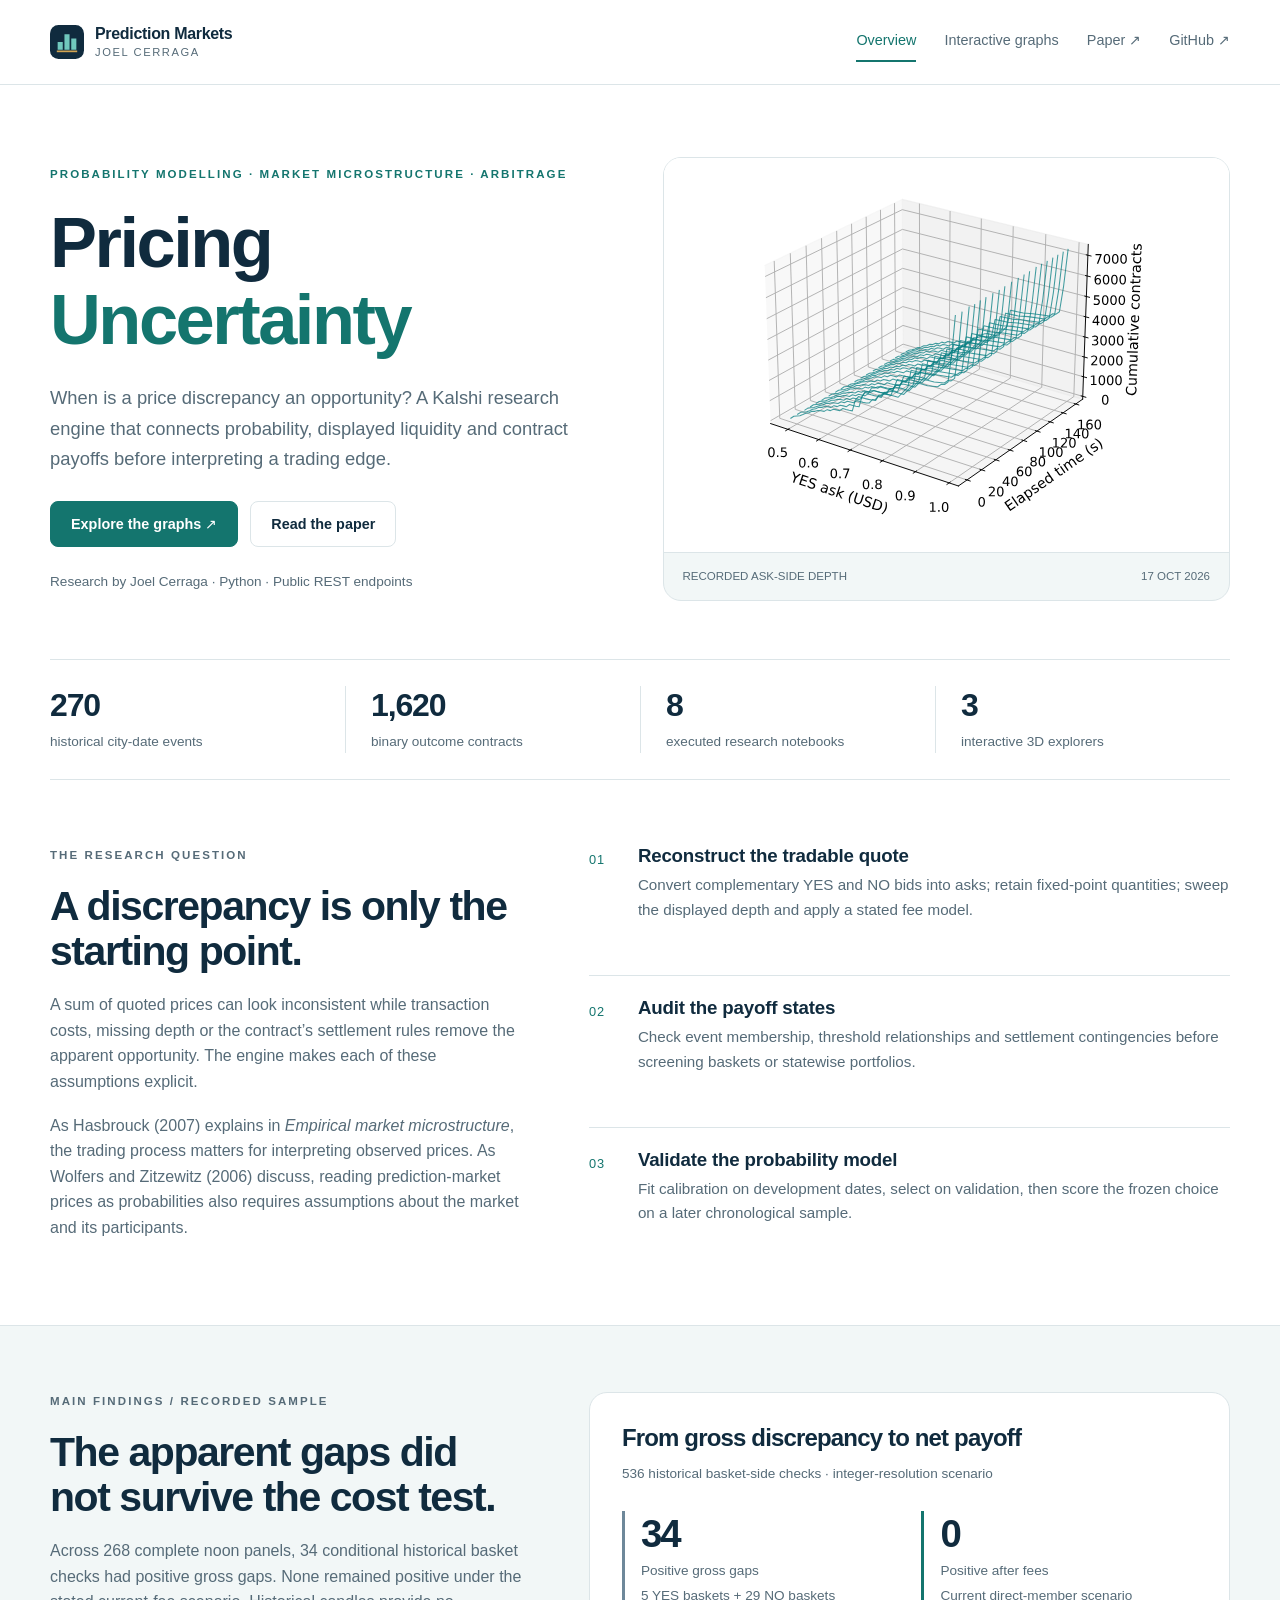
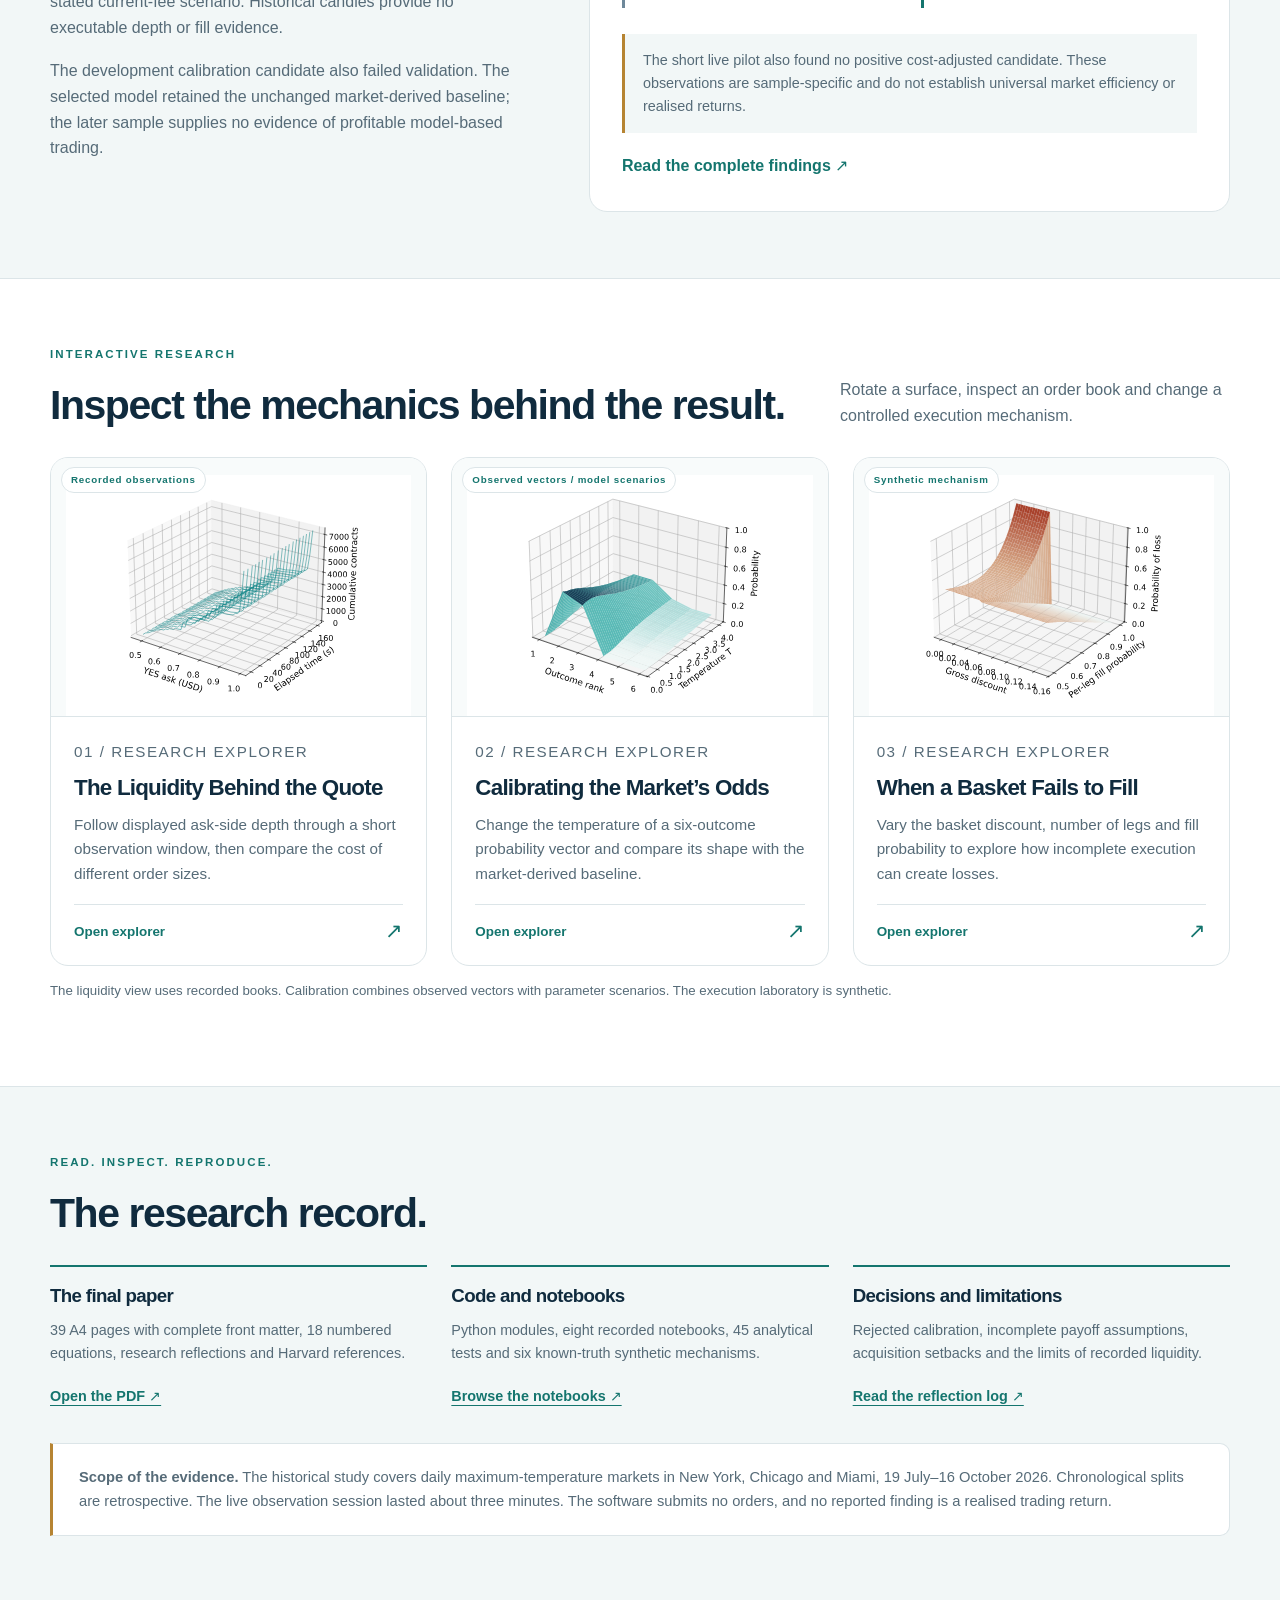
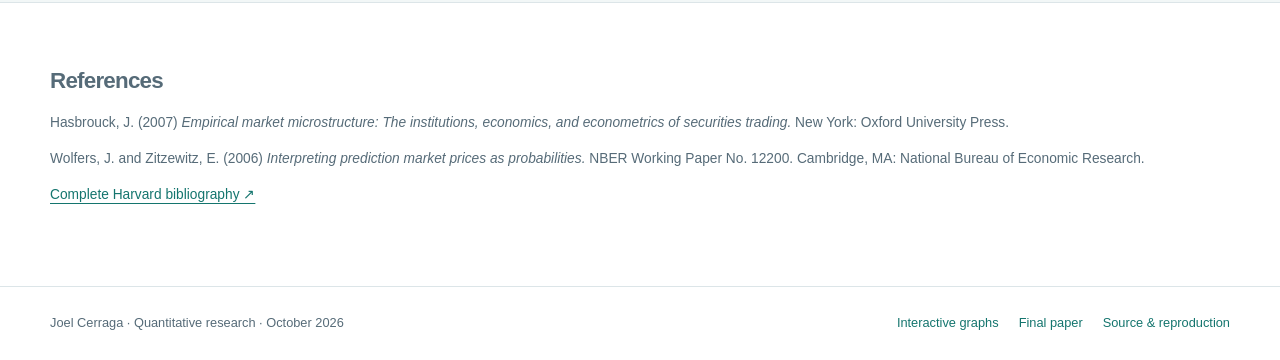
<file: index.html>
<!doctype html><html lang="en-GB"><head><meta charset="utf-8"><meta name="viewport" content="width=device-width,initial-scale=1">
<title>Pricing Uncertainty | Joel Cerraga</title><meta name="description" content="A cost-aware Kalshi research engine by Joel Cerraga: probability modelling, market microstructure and conditional arbitrage screening."><meta name="author" content="Joel Cerraga"><meta name="theme-color" content="#102b3e">
<link rel="canonical" href="https://joelcerraga.github.io/Kalshi-Mispricing-Arbitrage/"><meta property="og:type" content="website"><meta property="og:site_name" content="Prediction Market Research"><meta property="og:title" content="Pricing Uncertainty"><meta property="og:description" content="A cost-aware Kalshi research engine by Joel Cerraga: probability modelling, market microstructure and conditional arbitrage screening."><meta property="og:url" content="https://joelcerraga.github.io/Kalshi-Mispricing-Arbitrage/"><meta property="og:image" content="https://joelcerraga.github.io/Kalshi-Mispricing-Arbitrage/assets/thumbnails/pricing-uncertainty.jpg"><meta property="og:image:secure_url" content="https://joelcerraga.github.io/Kalshi-Mispricing-Arbitrage/assets/thumbnails/pricing-uncertainty.jpg"><meta property="og:image:type" content="image/jpeg"><meta property="og:image:width" content="1774"><meta property="og:image:height" content="887"><meta property="og:image:alt" content="Pricing Uncertainty by Joel Cerraga: conceptual teal geometry on white">
<meta name="twitter:card" content="summary_large_image"><meta name="twitter:title" content="Pricing Uncertainty"><meta name="twitter:description" content="A cost-aware Kalshi research engine by Joel Cerraga: probability modelling, market microstructure and conditional arbitrage screening."><meta name="twitter:image" content="https://joelcerraga.github.io/Kalshi-Mispricing-Arbitrage/assets/thumbnails/pricing-uncertainty.jpg"><meta name="twitter:image:alt" content="Pricing Uncertainty by Joel Cerraga">
<link rel="icon" type="image/svg+xml" href="assets/favicon.svg"><link rel="stylesheet" href="assets/site.css"><link rel="stylesheet" href="assets/research.css?v=20261018.2"><script src="assets/site.js" defer></script></head><body><a class="skip-link" href="#main">Skip to content</a>
<header class="site-header"><div class="wrap nav-inner"><a class="brand" href="index.html"><img class="brand-mark" src="assets/favicon.svg" width="34" height="34" alt=""><span>Prediction Markets<small>Joel Cerraga</small></span></a><button class="nav-toggle" type="button" aria-controls="site-nav" aria-expanded="false">Menu</button><nav class="nav-links" id="site-nav" aria-label="Main navigation"><a href="index.html" aria-current="page">Overview</a><a href="explorers/" >Interactive graphs</a><a href="paper/final/Kalshi-Mispricing-and-Arbitrage-Final-Paper.pdf">Paper ↗</a><a href="https://github.com/joelcerraga/Kalshi-Mispricing-Arbitrage">GitHub ↗</a></nav></div></header><main id="main">
<section class="hero"><div class="wrap hero-grid"><div class="hero-copy"><p class="eyebrow">Probability modelling · Market microstructure · Arbitrage</p><h1>Pricing<br><span>Uncertainty</span></h1><p class="lede">When is a price discrepancy an opportunity? A Kalshi research engine that connects probability, displayed liquidity and contract payoffs before interpreting a trading edge.</p><div class="button-row"><a class="button" href="explorers/">Explore the graphs ↗</a><a class="button secondary" href="paper/final/Kalshi-Mispricing-and-Arbitrage-Final-Paper.pdf">Read the paper</a></div><p class="hero-note">Research by Joel Cerraga · Python · Public REST endpoints</p></div><figure class="hero-visual"><img src="assets/previews/liquidity.svg" width="660" height="460" alt="Recorded cumulative ask depth across observation times"><figcaption class="visual-label"><span>RECORDED ASK-SIDE DEPTH</span><span>17 OCT 2026</span></figcaption></figure></div></section>
<div class="wrap"><div class="stat-strip"><div class="stat"><strong>270</strong><span>historical city-date events</span></div><div class="stat"><strong>1,620</strong><span>binary outcome contracts</span></div><div class="stat"><strong>8</strong><span>executed research notebooks</span></div><div class="stat"><strong>3</strong><span>interactive 3D explorers</span></div></div></div>
<section class="section"><div class="wrap question-grid"><div><p class="eyebrow">The research question</p><h2>A discrepancy is only the starting point.</h2><p>A sum of quoted prices can look inconsistent while transaction costs, missing depth or the contract’s settlement rules remove the apparent opportunity. The engine makes each of these assumptions explicit.</p><p>As Hasbrouck (2007) explains in <em>Empirical market microstructure</em>, the trading process matters for interpreting observed prices. As Wolfers and Zitzewitz (2006) discuss, reading prediction-market prices as probabilities also requires assumptions about the market and its participants.</p></div><div class="method-list"><div class="method-item"><span class="method-num">01</span><div><h3>Reconstruct the tradable quote</h3><p>Convert complementary YES and NO bids into asks; retain fixed-point quantities; sweep the displayed depth and apply a stated fee model.</p></div></div><div class="method-item"><span class="method-num">02</span><div><h3>Audit the payoff states</h3><p>Check event membership, threshold relationships and settlement contingencies before screening baskets or statewise portfolios.</p></div></div><div class="method-item"><span class="method-num">03</span><div><h3>Validate the probability model</h3><p>Fit calibration on development dates, select on validation, then score the frozen choice on a later chronological sample.</p></div></div></div></div></section>
<section class="section tinted"><div class="wrap question-grid"><div><p class="eyebrow">Main findings / recorded sample</p><h2>The apparent gaps did not survive the cost test.</h2><p>Across 268 complete noon panels, 34 conditional historical basket checks had positive gross gaps. None remained positive under the stated current-fee scenario. Historical candles provide no executable depth or fill evidence.</p><p>The development calibration candidate also failed validation. The selected model retained the unchanged market-derived baseline; the later sample supplies no evidence of profitable model-based trading.</p></div><div class="result-box"><h3>From gross discrepancy to net payoff</h3><p class="muted small">536 historical basket-side checks · integer-resolution scenario</p><div class="result-numbers"><div class="result-number"><strong>34</strong><span>Positive gross gaps<br>5 YES baskets + 29 NO baskets</span></div><div class="result-number"><strong>0</strong><span>Positive after fees<br>Current direct-member scenario</span></div></div><p class="result-note">The short live pilot also found no positive cost-adjusted candidate. These observations are sample-specific and do not establish universal market efficiency or realised returns.</p><a class="text-link" href="paper/final/Kalshi-Mispricing-and-Arbitrage-Final-Paper.pdf">Read the complete findings ↗</a></div></div></section>
<section class="section"><div class="wrap"><div class="section-heading"><div><p class="eyebrow">Interactive research</p><h2>Inspect the mechanics behind the result.</h2></div><p>Rotate a surface, inspect an order book and change a controlled execution mechanism.</p></div><div class="card-grid three"><a class="graph-card" href="explorers/liquidity/"><div class="card-image"><img src="assets/previews/liquidity.svg" width="660" height="460" alt="Static scientific preview of order-book liquidity" loading="lazy"><span class="card-tag">Recorded observations</span></div><div class="card-body"><p class="card-meta">01 / Research explorer</p><h3>The Liquidity Behind the Quote</h3><p>Follow displayed ask-side depth through a short observation window, then compare the cost of different order sizes.</p><div class="card-bottom"><span>Open explorer</span><span aria-hidden="true">↗</span></div></div></a><a class="graph-card" href="explorers/probability/"><div class="card-image"><img src="assets/previews/probability.svg" width="660" height="460" alt="Static scientific preview of probability calibration" loading="lazy"><span class="card-tag">Observed vectors / model scenarios</span></div><div class="card-body"><p class="card-meta">02 / Research explorer</p><h3>Calibrating the Market’s Odds</h3><p>Change the temperature of a six-outcome probability vector and compare its shape with the market-derived baseline.</p><div class="card-bottom"><span>Open explorer</span><span aria-hidden="true">↗</span></div></div></a><a class="graph-card" href="explorers/execution/"><div class="card-image"><img src="assets/previews/execution.svg" width="660" height="460" alt="Static scientific preview of arbitrage and execution risk" loading="lazy"><span class="card-tag">Synthetic mechanism</span></div><div class="card-body"><p class="card-meta">03 / Research explorer</p><h3>When a Basket Fails to Fill</h3><p>Vary the basket discount, number of legs and fill probability to explore how incomplete execution can create losses.</p><div class="card-bottom"><span>Open explorer</span><span aria-hidden="true">↗</span></div></div></a></div><p class="graph-hint">The liquidity view uses recorded books. Calibration combines observed vectors with parameter scenarios. The execution laboratory is synthetic.</p></div></section>
<section class="section tinted"><div class="wrap"><div class="section-heading"><div><p class="eyebrow">Read. Inspect. Reproduce.</p><h2>The research record.</h2></div></div><div class="resource-grid"><article class="resource"><h3>The final paper</h3><p>39 A4 pages with complete front matter, 18 numbered equations, research reflections and Harvard references.</p><a href="paper/final/Kalshi-Mispricing-and-Arbitrage-Final-Paper.pdf">Open the PDF ↗</a></article><article class="resource"><h3>Code and notebooks</h3><p>Python modules, eight recorded notebooks, 45 analytical tests and six known-truth synthetic mechanisms.</p><a href="notebooks/">Browse the notebooks ↗</a></article><article class="resource"><h3>Decisions and limitations</h3><p>Rejected calibration, incomplete payoff assumptions, acquisition setbacks and the limits of recorded liquidity.</p><a href="https://github.com/joelcerraga/Kalshi-Mispricing-Arbitrage/blob/main/docs/research-reflections.md">Read the reflection log ↗</a></article></div><div class="callout" style="margin-top:35px"><p><strong>Scope of the evidence.</strong> The historical study covers daily maximum-temperature markets in New York, Chicago and Miami, 19 July–16 October 2026. Chronological splits are retrospective. The live observation session lasted about three minutes. The software submits no orders, and no reported finding is a realised trading return.</p></div></div></section>
<section class="section"><div class="wrap references"><h2>References</h2><p>Hasbrouck, J. (2007) <em>Empirical market microstructure: The institutions, economics, and econometrics of securities trading.</em> New York: Oxford University Press.</p><p>Wolfers, J. and Zitzewitz, E. (2006) <em>Interpreting prediction market prices as probabilities.</em> NBER Working Paper No. 12200. Cambridge, MA: National Bureau of Economic Research.</p><p><a href="references/harvard-references.txt">Complete Harvard bibliography ↗</a></p></div></section></main><footer class="site-footer"><div class="wrap footer-inner"><p>Joel Cerraga · Quantitative research · October 2026</p><div class="footer-links"><a href="explorers/">Interactive graphs</a><a href="paper/final/Kalshi-Mispricing-and-Arbitrage-Final-Paper.pdf">Final paper</a><a href="https://github.com/joelcerraga/Kalshi-Mispricing-Arbitrage">Source &amp; reproduction</a></div></div></footer></body></html>
</file>
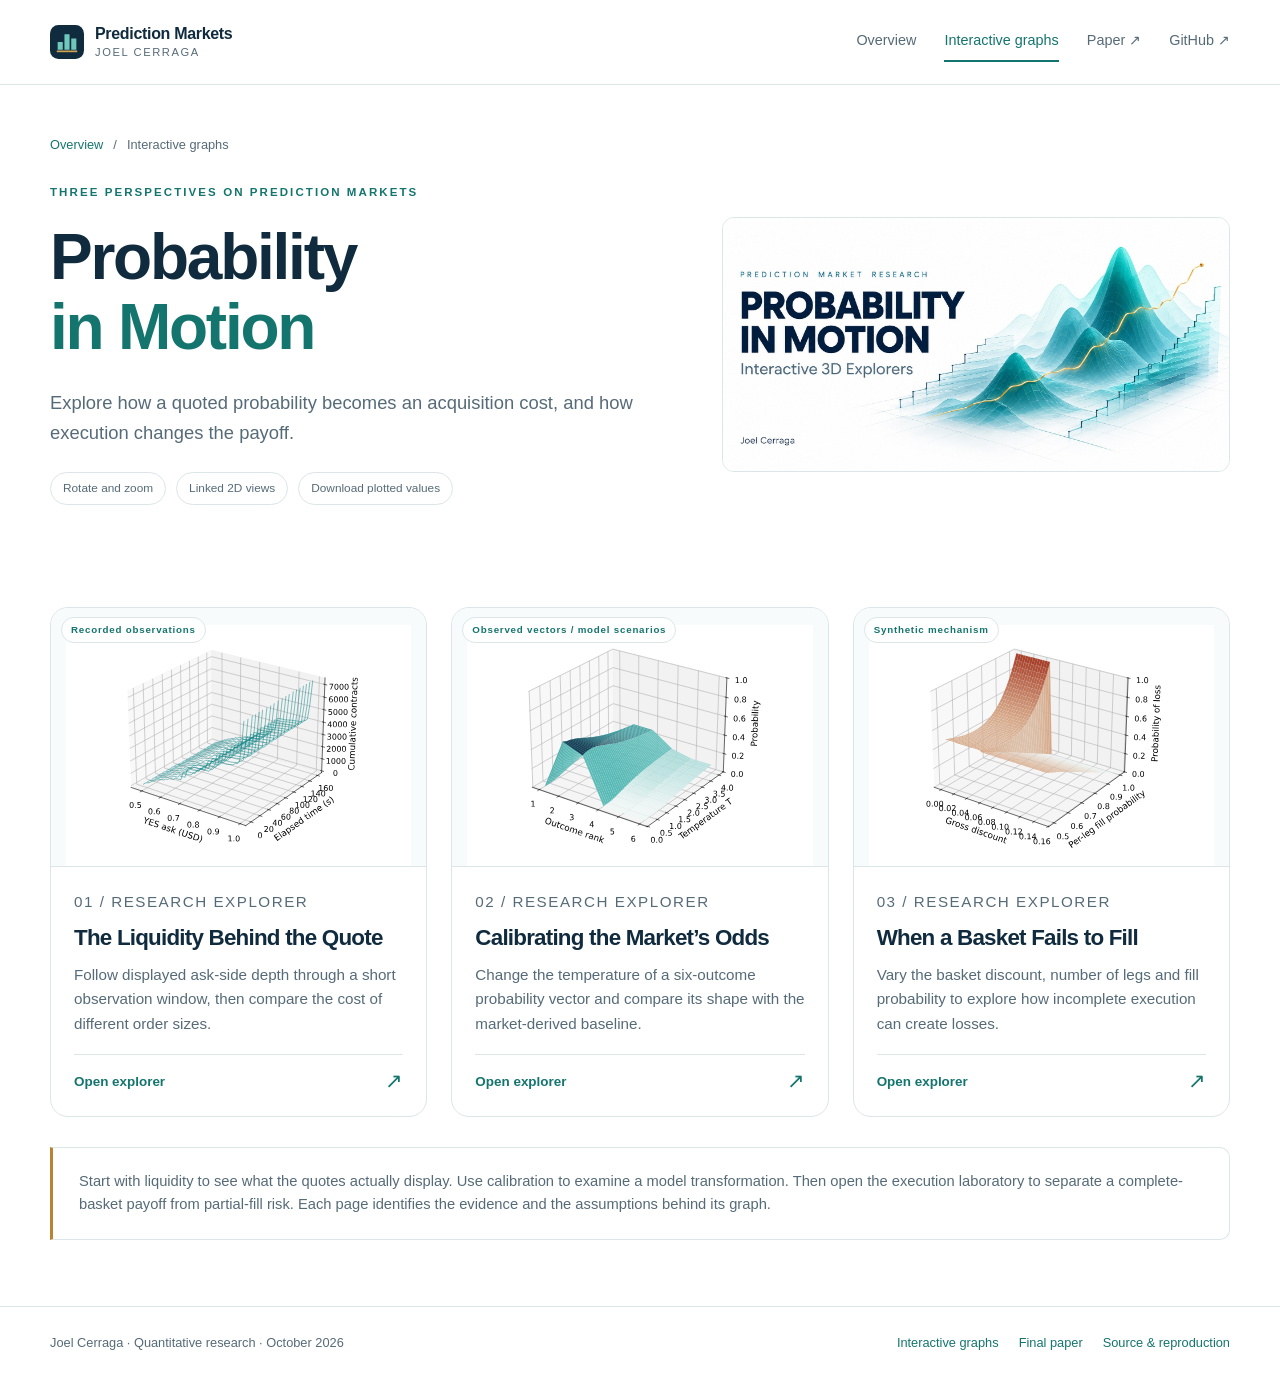
<file: explorers/index.html>
<!doctype html><html lang="en-GB"><head><meta charset="utf-8"><meta name="viewport" content="width=device-width,initial-scale=1">
<title>Probability in Motion | Joel Cerraga</title><meta name="description" content="Three interactive 3D research explorers: displayed liquidity, probability calibration and synthetic basket execution risk."><meta name="author" content="Joel Cerraga"><meta name="theme-color" content="#102b3e">
<link rel="canonical" href="https://joelcerraga.github.io/Kalshi-Mispricing-Arbitrage/explorers/"><meta property="og:type" content="website"><meta property="og:site_name" content="Prediction Market Research"><meta property="og:title" content="Probability in Motion"><meta property="og:description" content="Three interactive 3D research explorers: displayed liquidity, probability calibration and synthetic basket execution risk."><meta property="og:url" content="https://joelcerraga.github.io/Kalshi-Mispricing-Arbitrage/explorers/"><meta property="og:image" content="https://joelcerraga.github.io/Kalshi-Mispricing-Arbitrage/assets/thumbnails/probability-in-motion.jpg"><meta property="og:image:secure_url" content="https://joelcerraga.github.io/Kalshi-Mispricing-Arbitrage/assets/thumbnails/probability-in-motion.jpg"><meta property="og:image:type" content="image/jpeg"><meta property="og:image:width" content="1774"><meta property="og:image:height" content="887"><meta property="og:image:alt" content="Probability in Motion by Joel Cerraga: conceptual teal geometry on white">
<meta name="twitter:card" content="summary_large_image"><meta name="twitter:title" content="Probability in Motion"><meta name="twitter:description" content="Three interactive 3D research explorers: displayed liquidity, probability calibration and synthetic basket execution risk."><meta name="twitter:image" content="https://joelcerraga.github.io/Kalshi-Mispricing-Arbitrage/assets/thumbnails/probability-in-motion.jpg"><meta name="twitter:image:alt" content="Probability in Motion by Joel Cerraga">
<link rel="icon" type="image/svg+xml" href="../assets/favicon.svg"><link rel="stylesheet" href="../assets/site.css"><link rel="stylesheet" href="../assets/research.css?v=20261018.2"><script src="../assets/site.js" defer></script></head><body><a class="skip-link" href="#main">Skip to content</a>
<header class="site-header"><div class="wrap nav-inner"><a class="brand" href="../index.html"><img class="brand-mark" src="../assets/favicon.svg" width="34" height="34" alt=""><span>Prediction Markets<small>Joel Cerraga</small></span></a><button class="nav-toggle" type="button" aria-controls="site-nav" aria-expanded="false">Menu</button><nav class="nav-links" id="site-nav" aria-label="Main navigation"><a href="../index.html" >Overview</a><a href="../explorers/" aria-current="page">Interactive graphs</a><a href="../paper/final/Kalshi-Mispricing-and-Arbitrage-Final-Paper.pdf">Paper ↗</a><a href="https://github.com/joelcerraga/Kalshi-Mispricing-Arbitrage">GitHub ↗</a></nav></div></header><main id="main">
<section class="page-intro"><div class="wrap"><p class="breadcrumb"><a href="../index.html">Overview</a><span>/</span>Interactive graphs</p><div class="catalog-intro"><div><p class="eyebrow">Three perspectives on prediction markets</p><h1>Probability<br><span class="teal">in Motion</span></h1><p class="lede">Explore how a quoted probability becomes an acquisition cost, and how execution changes the payoff.</p><div class="tag-row"><span class="tag">Rotate and zoom</span><span class="tag">Linked 2D views</span><span class="tag">Download plotted values</span></div></div><img src="../assets/thumbnails/probability-in-motion.jpg" width="1774" height="887" alt="Probability in Motion: conceptual artwork for the research explorer collection"></div></div></section>
<section class="section"><div class="wrap"><div class="card-grid three"><a class="graph-card" href="../explorers/liquidity/"><div class="card-image"><img src="../assets/previews/liquidity.svg" width="660" height="460" alt="Static scientific preview of order-book liquidity" loading="lazy"><span class="card-tag">Recorded observations</span></div><div class="card-body"><p class="card-meta">01 / Research explorer</p><h3>The Liquidity Behind the Quote</h3><p>Follow displayed ask-side depth through a short observation window, then compare the cost of different order sizes.</p><div class="card-bottom"><span>Open explorer</span><span aria-hidden="true">↗</span></div></div></a><a class="graph-card" href="../explorers/probability/"><div class="card-image"><img src="../assets/previews/probability.svg" width="660" height="460" alt="Static scientific preview of probability calibration" loading="lazy"><span class="card-tag">Observed vectors / model scenarios</span></div><div class="card-body"><p class="card-meta">02 / Research explorer</p><h3>Calibrating the Market’s Odds</h3><p>Change the temperature of a six-outcome probability vector and compare its shape with the market-derived baseline.</p><div class="card-bottom"><span>Open explorer</span><span aria-hidden="true">↗</span></div></div></a><a class="graph-card" href="../explorers/execution/"><div class="card-image"><img src="../assets/previews/execution.svg" width="660" height="460" alt="Static scientific preview of arbitrage and execution risk" loading="lazy"><span class="card-tag">Synthetic mechanism</span></div><div class="card-body"><p class="card-meta">03 / Research explorer</p><h3>When a Basket Fails to Fill</h3><p>Vary the basket discount, number of legs and fill probability to explore how incomplete execution can create losses.</p><div class="card-bottom"><span>Open explorer</span><span aria-hidden="true">↗</span></div></div></a></div><div class="callout" style="margin-top:30px"><p>Start with liquidity to see what the quotes actually display. Use calibration to examine a model transformation. Then open the execution laboratory to separate a complete-basket payoff from partial-fill risk. Each page identifies the evidence and the assumptions behind its graph.</p></div></div></section></main><footer class="site-footer"><div class="wrap footer-inner"><p>Joel Cerraga · Quantitative research · October 2026</p><div class="footer-links"><a href="../explorers/">Interactive graphs</a><a href="../paper/final/Kalshi-Mispricing-and-Arbitrage-Final-Paper.pdf">Final paper</a><a href="https://github.com/joelcerraga/Kalshi-Mispricing-Arbitrage">Source &amp; reproduction</a></div></div></footer></body></html>
</file>
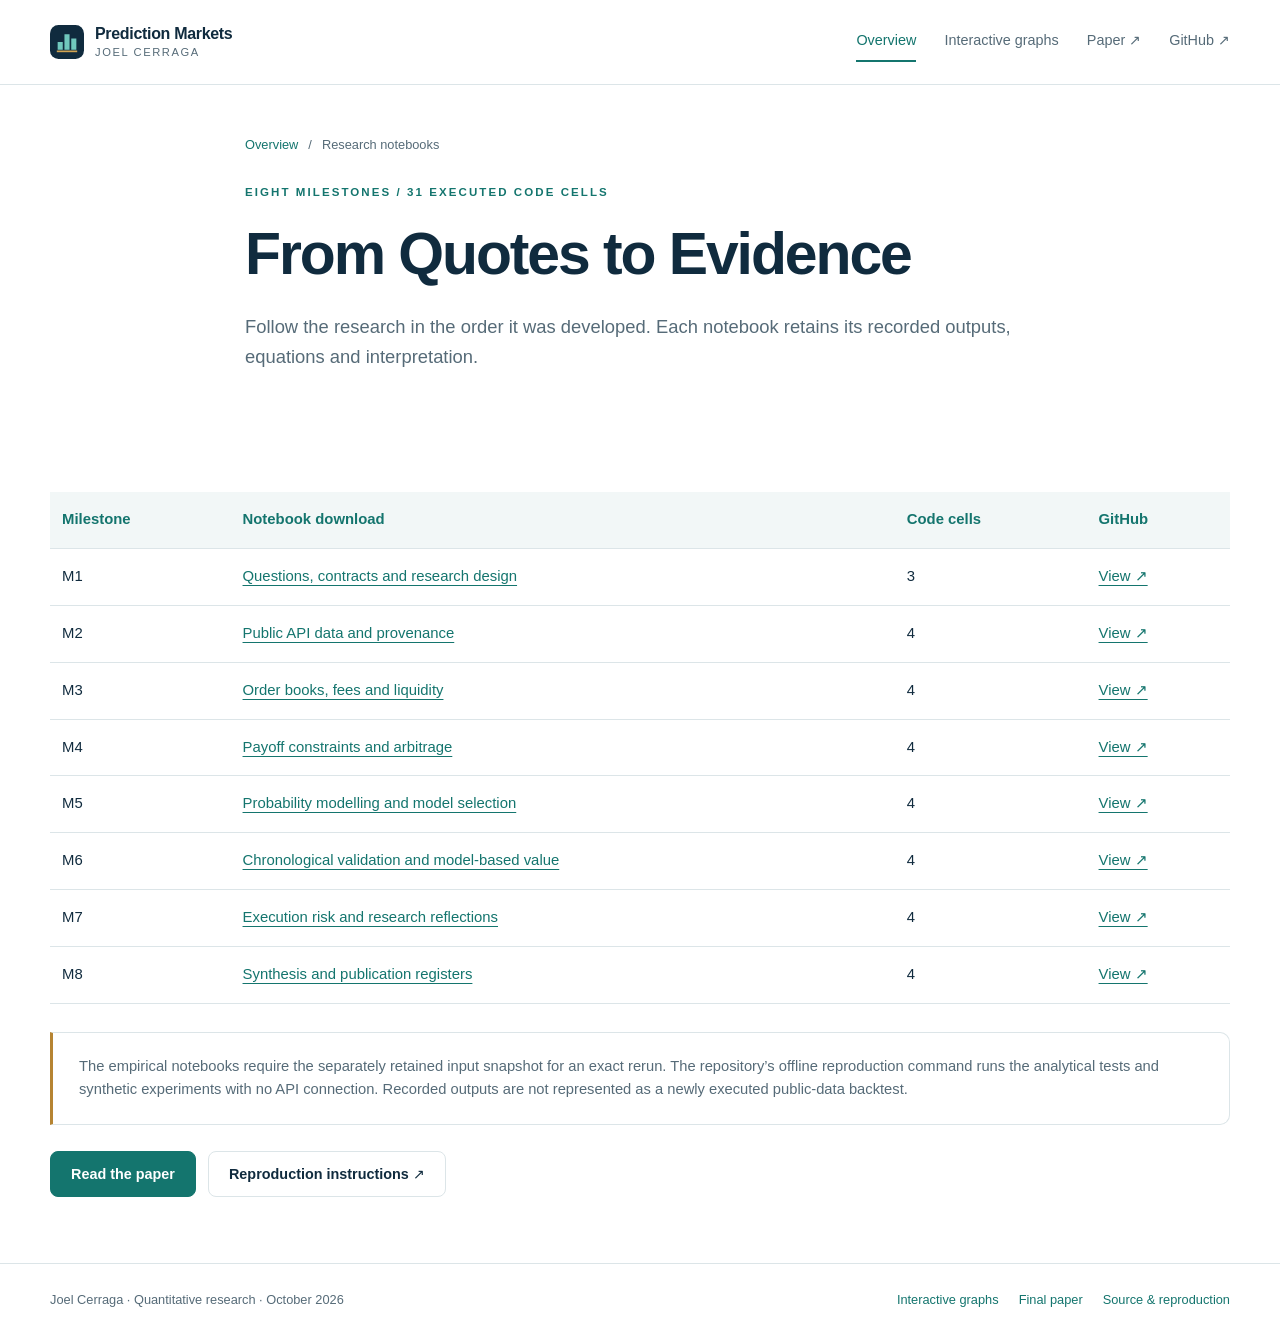
<file: notebooks/index.html>
<!doctype html><html lang="en-GB"><head><meta charset="utf-8"><meta name="viewport" content="width=device-width,initial-scale=1">
<title>From Quotes to Evidence | Joel Cerraga</title><meta name="description" content="Eight research notebooks covering data provenance, order books, payoff constraints, probability modelling and execution risk."><meta name="author" content="Joel Cerraga"><meta name="theme-color" content="#102b3e">
<link rel="canonical" href="https://joelcerraga.github.io/Kalshi-Mispricing-Arbitrage/notebooks/"><meta property="og:type" content="website"><meta property="og:site_name" content="Prediction Market Research"><meta property="og:title" content="From Quotes to Evidence"><meta property="og:description" content="Eight research notebooks covering data provenance, order books, payoff constraints, probability modelling and execution risk."><meta property="og:url" content="https://joelcerraga.github.io/Kalshi-Mispricing-Arbitrage/notebooks/"><meta property="og:image" content="https://joelcerraga.github.io/Kalshi-Mispricing-Arbitrage/assets/thumbnails/pricing-uncertainty.jpg"><meta property="og:image:secure_url" content="https://joelcerraga.github.io/Kalshi-Mispricing-Arbitrage/assets/thumbnails/pricing-uncertainty.jpg"><meta property="og:image:type" content="image/jpeg"><meta property="og:image:width" content="1774"><meta property="og:image:height" content="887"><meta property="og:image:alt" content="From Quotes to Evidence by Joel Cerraga: conceptual teal geometry on white">
<meta name="twitter:card" content="summary_large_image"><meta name="twitter:title" content="From Quotes to Evidence"><meta name="twitter:description" content="Eight research notebooks covering data provenance, order books, payoff constraints, probability modelling and execution risk."><meta name="twitter:image" content="https://joelcerraga.github.io/Kalshi-Mispricing-Arbitrage/assets/thumbnails/pricing-uncertainty.jpg"><meta name="twitter:image:alt" content="From Quotes to Evidence by Joel Cerraga">
<link rel="icon" type="image/svg+xml" href="../assets/favicon.svg"><link rel="stylesheet" href="../assets/site.css"><link rel="stylesheet" href="../assets/research.css?v=20261018.2"><script src="../assets/site.js" defer></script></head><body><a class="skip-link" href="#main">Skip to content</a>
<header class="site-header"><div class="wrap nav-inner"><a class="brand" href="../index.html"><img class="brand-mark" src="../assets/favicon.svg" width="34" height="34" alt=""><span>Prediction Markets<small>Joel Cerraga</small></span></a><button class="nav-toggle" type="button" aria-controls="site-nav" aria-expanded="false">Menu</button><nav class="nav-links" id="site-nav" aria-label="Main navigation"><a href="../index.html" aria-current="page">Overview</a><a href="../explorers/" >Interactive graphs</a><a href="../paper/final/Kalshi-Mispricing-and-Arbitrage-Final-Paper.pdf">Paper ↗</a><a href="https://github.com/joelcerraga/Kalshi-Mispricing-Arbitrage">GitHub ↗</a></nav></div></header><main id="main"><section class="page-intro"><div class="wrap narrow"><p class="breadcrumb"><a href="../index.html">Overview</a><span>/</span>Research notebooks</p><p class="eyebrow">Eight milestones / 31 executed code cells</p><h1>From Quotes to Evidence</h1><p class="lede">Follow the research in the order it was developed. Each notebook retains its recorded outputs, equations and interpretation.</p></div></section><section class="section"><div class="wrap"><div class="table-scroll"><table class="notebook-table"><thead><tr><th>Milestone</th><th>Notebook download</th><th>Code cells</th><th>GitHub</th></tr></thead><tbody><tr><td>M1</td><td><a href="00_questions_contracts_and_design.ipynb">Questions, contracts and research design</a></td><td>3</td><td><a href="https://github.com/joelcerraga/Kalshi-Mispricing-Arbitrage/blob/main/notebooks/00_questions_contracts_and_design.ipynb">View ↗</a></td></tr><tr><td>M2</td><td><a href="01_public_api_data_and_provenance.ipynb">Public API data and provenance</a></td><td>4</td><td><a href="https://github.com/joelcerraga/Kalshi-Mispricing-Arbitrage/blob/main/notebooks/01_public_api_data_and_provenance.ipynb">View ↗</a></td></tr><tr><td>M3</td><td><a href="02_order_books_fees_and_liquidity.ipynb">Order books, fees and liquidity</a></td><td>4</td><td><a href="https://github.com/joelcerraga/Kalshi-Mispricing-Arbitrage/blob/main/notebooks/02_order_books_fees_and_liquidity.ipynb">View ↗</a></td></tr><tr><td>M4</td><td><a href="03_payoff_constraints_and_arbitrage.ipynb">Payoff constraints and arbitrage</a></td><td>4</td><td><a href="https://github.com/joelcerraga/Kalshi-Mispricing-Arbitrage/blob/main/notebooks/03_payoff_constraints_and_arbitrage.ipynb">View ↗</a></td></tr><tr><td>M5</td><td><a href="04_probability_modelling_and_selection.ipynb">Probability modelling and model selection</a></td><td>4</td><td><a href="https://github.com/joelcerraga/Kalshi-Mispricing-Arbitrage/blob/main/notebooks/04_probability_modelling_and_selection.ipynb">View ↗</a></td></tr><tr><td>M6</td><td><a href="05_chronological_validation_and_value.ipynb">Chronological validation and model-based value</a></td><td>4</td><td><a href="https://github.com/joelcerraga/Kalshi-Mispricing-Arbitrage/blob/main/notebooks/05_chronological_validation_and_value.ipynb">View ↗</a></td></tr><tr><td>M7</td><td><a href="06_execution_risk_and_research_reflections.ipynb">Execution risk and research reflections</a></td><td>4</td><td><a href="https://github.com/joelcerraga/Kalshi-Mispricing-Arbitrage/blob/main/notebooks/06_execution_risk_and_research_reflections.ipynb">View ↗</a></td></tr><tr><td>M8</td><td><a href="07_synthesis_and_publication_registers.ipynb">Synthesis and publication registers</a></td><td>4</td><td><a href="https://github.com/joelcerraga/Kalshi-Mispricing-Arbitrage/blob/main/notebooks/07_synthesis_and_publication_registers.ipynb">View ↗</a></td></tr></tbody></table></div><div class="callout" style="margin-top:28px"><p>The empirical notebooks require the separately retained input snapshot for an exact rerun. The repository’s offline reproduction command runs the analytical tests and synthetic experiments with no API connection. Recorded outputs are not represented as a newly executed public-data backtest.</p></div><div class="button-row"><a class="button" href="../paper/final/Kalshi-Mispricing-and-Arbitrage-Final-Paper.pdf">Read the paper</a><a class="button secondary" href="https://github.com/joelcerraga/Kalshi-Mispricing-Arbitrage#reproduce-the-software-and-synthetic-experiments">Reproduction instructions ↗</a></div></div></section></main><footer class="site-footer"><div class="wrap footer-inner"><p>Joel Cerraga · Quantitative research · October 2026</p><div class="footer-links"><a href="../explorers/">Interactive graphs</a><a href="../paper/final/Kalshi-Mispricing-and-Arbitrage-Final-Paper.pdf">Final paper</a><a href="https://github.com/joelcerraga/Kalshi-Mispricing-Arbitrage">Source &amp; reproduction</a></div></div></footer></body></html>
</file>
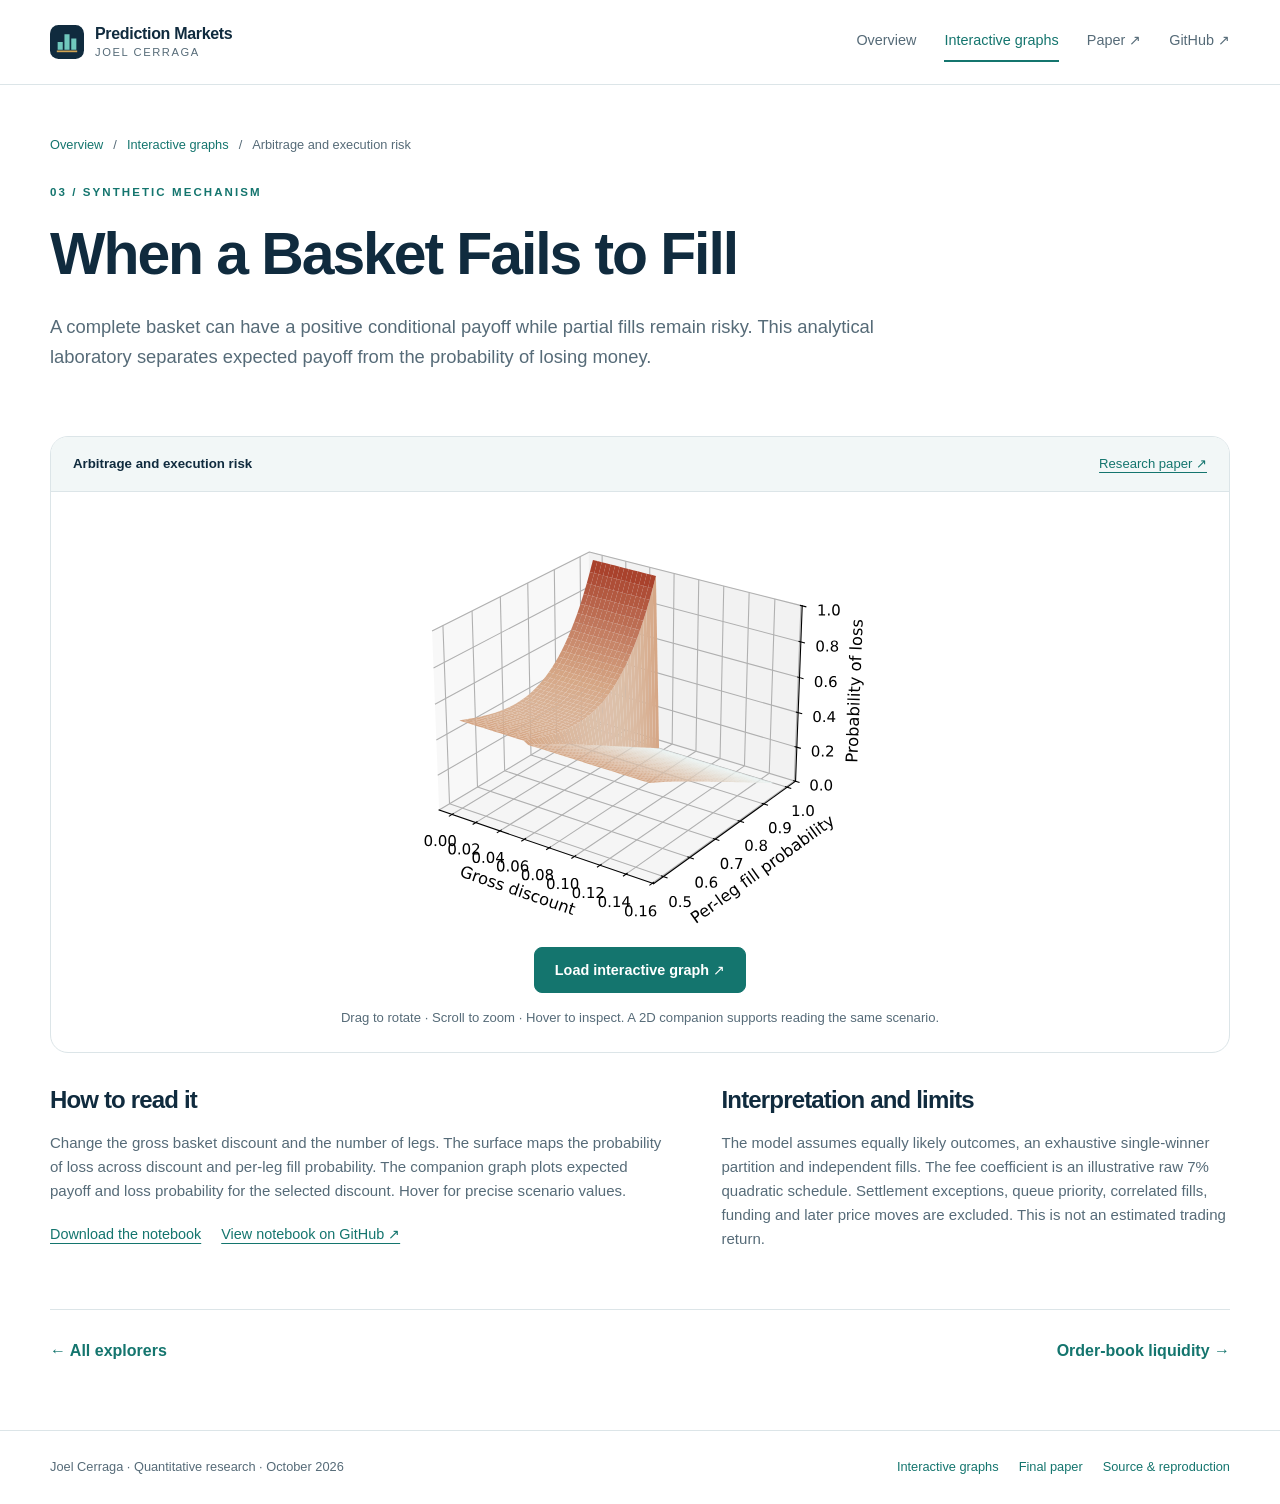
<file: explorers/execution/index.html>
<!doctype html><html lang="en-GB"><head><meta charset="utf-8"><meta name="viewport" content="width=device-width,initial-scale=1">
<title>When a Basket Fails to Fill | Joel Cerraga</title><meta name="description" content="Vary the basket discount, number of legs and fill probability to explore how incomplete execution can create losses."><meta name="author" content="Joel Cerraga"><meta name="theme-color" content="#102b3e">
<link rel="canonical" href="https://joelcerraga.github.io/Kalshi-Mispricing-Arbitrage/explorers/execution/"><meta property="og:type" content="website"><meta property="og:site_name" content="Prediction Market Research"><meta property="og:title" content="When a Basket Fails to Fill"><meta property="og:description" content="Vary the basket discount, number of legs and fill probability to explore how incomplete execution can create losses."><meta property="og:url" content="https://joelcerraga.github.io/Kalshi-Mispricing-Arbitrage/explorers/execution/"><meta property="og:image" content="https://joelcerraga.github.io/Kalshi-Mispricing-Arbitrage/assets/thumbnails/probability-in-motion.jpg"><meta property="og:image:secure_url" content="https://joelcerraga.github.io/Kalshi-Mispricing-Arbitrage/assets/thumbnails/probability-in-motion.jpg"><meta property="og:image:type" content="image/jpeg"><meta property="og:image:width" content="1774"><meta property="og:image:height" content="887"><meta property="og:image:alt" content="When a Basket Fails to Fill by Joel Cerraga: conceptual teal geometry on white">
<meta name="twitter:card" content="summary_large_image"><meta name="twitter:title" content="When a Basket Fails to Fill"><meta name="twitter:description" content="Vary the basket discount, number of legs and fill probability to explore how incomplete execution can create losses."><meta name="twitter:image" content="https://joelcerraga.github.io/Kalshi-Mispricing-Arbitrage/assets/thumbnails/probability-in-motion.jpg"><meta name="twitter:image:alt" content="When a Basket Fails to Fill by Joel Cerraga">
<link rel="icon" type="image/svg+xml" href="../../assets/favicon.svg"><link rel="stylesheet" href="../../assets/site.css"><link rel="stylesheet" href="../../assets/research.css?v=20261018.2"><script src="../../assets/site.js" defer></script></head><body data-explorer="laboratory"><a class="skip-link" href="#main">Skip to content</a>
<header class="site-header"><div class="wrap nav-inner"><a class="brand" href="../../index.html"><img class="brand-mark" src="../../assets/favicon.svg" width="34" height="34" alt=""><span>Prediction Markets<small>Joel Cerraga</small></span></a><button class="nav-toggle" type="button" aria-controls="site-nav" aria-expanded="false">Menu</button><nav class="nav-links" id="site-nav" aria-label="Main navigation"><a href="../../index.html" >Overview</a><a href="../../explorers/" aria-current="page">Interactive graphs</a><a href="../../paper/final/Kalshi-Mispricing-and-Arbitrage-Final-Paper.pdf">Paper ↗</a><a href="https://github.com/joelcerraga/Kalshi-Mispricing-Arbitrage">GitHub ↗</a></nav></div></header><main id="main">
<section class="page-intro"><div class="wrap"><p class="breadcrumb"><a href="../../index.html">Overview</a><span>/</span><a href="../">Interactive graphs</a><span>/</span>Arbitrage and execution risk</p><p class="eyebrow">03 / Synthetic mechanism</p><h1>When a Basket Fails to Fill</h1><p class="lede">A complete basket can have a positive conditional payoff while partial fills remain risky. This analytical laboratory separates expected payoff from the probability of losing money.</p></div></section>
<section class="section explorer-section"><div class="wrap"><div class="viewer"><div class="viewer-toolbar"><strong>Arbitrage and execution risk</strong><a href="../../paper/final/Kalshi-Mispricing-and-Arbitrage-Final-Paper.pdf">Research paper ↗</a></div><div class="preview-stage" id="preview-stage"><img src="../../assets/previews/execution.svg" width="660" height="460" alt="Static scientific preview of arbitrage and execution risk"><button type="button" class="button" id="load-interactive" data-prefix="../../">Load interactive graph ↗</button><p>Drag to rotate · Scroll to zoom · Hover to inspect. A 2D companion supports reading the same scenario.</p></div><p class="loading-status" id="interactive-status" role="status" aria-live="polite"></p><div id="interactive-panel" class="interactive-panel" hidden><div class="controls"><label class="control" id="ticker-control">Recorded contract<select id="ticker"></select></label><label class="control" id="event-control" hidden>Historical noon event<select id="event"></select></label><label class="control" id="temperature-control" hidden>Calibration temperature: <span id="temperature-value">1.00</span><input id="temperature" type="range" min="0.25" max="4" step="0.05" value="1"></label><label class="control" id="discount-control" hidden>Gross basket discount: <span id="discount-value">10%</span><input id="discount" type="range" min="0" max="0.15" step="0.005" value="0.1"></label><label class="control" id="legs-control" hidden>Number of legs<select id="legs"><option>2</option><option>3</option><option>4</option><option selected>6</option><option>8</option></select></label></div><div class="stats" id="stats" aria-live="polite"></div><div class="plot-grid"><section class="plot-card"><div id="plot3d" class="plot" role="img" aria-label="Interactive three-dimensional research plot"></div><p class="caption" id="caption3d"></p></section><section class="plot-card"><div id="plot2d" class="plot" role="img" aria-label="Two-dimensional companion plot"></div><p class="caption" id="caption2d"></p></section></div><div class="note" id="note"></div><div class="tools"><button id="reset" type="button" class="button secondary">Reset view</button><button id="download" type="button" class="button secondary">Download plotted data (CSV)</button></div></div></div>
<div class="read-grid"><section><h2>How to read it</h2><p>Change the gross basket discount and the number of legs. The surface maps the probability of loss across discount and per-leg fill probability. The companion graph plots expected payoff and loss probability for the selected discount. Hover for precise scenario values.</p><div class="detail-links"><a href="../../notebooks/06_execution_risk_and_research_reflections.ipynb">Download the notebook</a><a href="https://github.com/joelcerraga/Kalshi-Mispricing-Arbitrage/blob/main/notebooks/06_execution_risk_and_research_reflections.ipynb">View notebook on GitHub ↗</a></div></section><section><h2>Interpretation and limits</h2><p>The model assumes equally likely outcomes, an exhaustive single-winner partition and independent fills. The fee coefficient is an illustrative raw 7% quadratic schedule. Settlement exceptions, queue priority, correlated fills, funding and later price moves are excluded. This is not an estimated trading return.</p></section></div><div class="next-explorer"><a href="../">← All explorers</a><a href="../liquidity/">Order-book liquidity →</a></div></div></section><script src="../../assets/load-explorer.js?v=20261018.2" defer></script></main><footer class="site-footer"><div class="wrap footer-inner"><p>Joel Cerraga · Quantitative research · October 2026</p><div class="footer-links"><a href="../../explorers/">Interactive graphs</a><a href="../../paper/final/Kalshi-Mispricing-and-Arbitrage-Final-Paper.pdf">Final paper</a><a href="https://github.com/joelcerraga/Kalshi-Mispricing-Arbitrage">Source &amp; reproduction</a></div></div></footer></body></html>
</file>
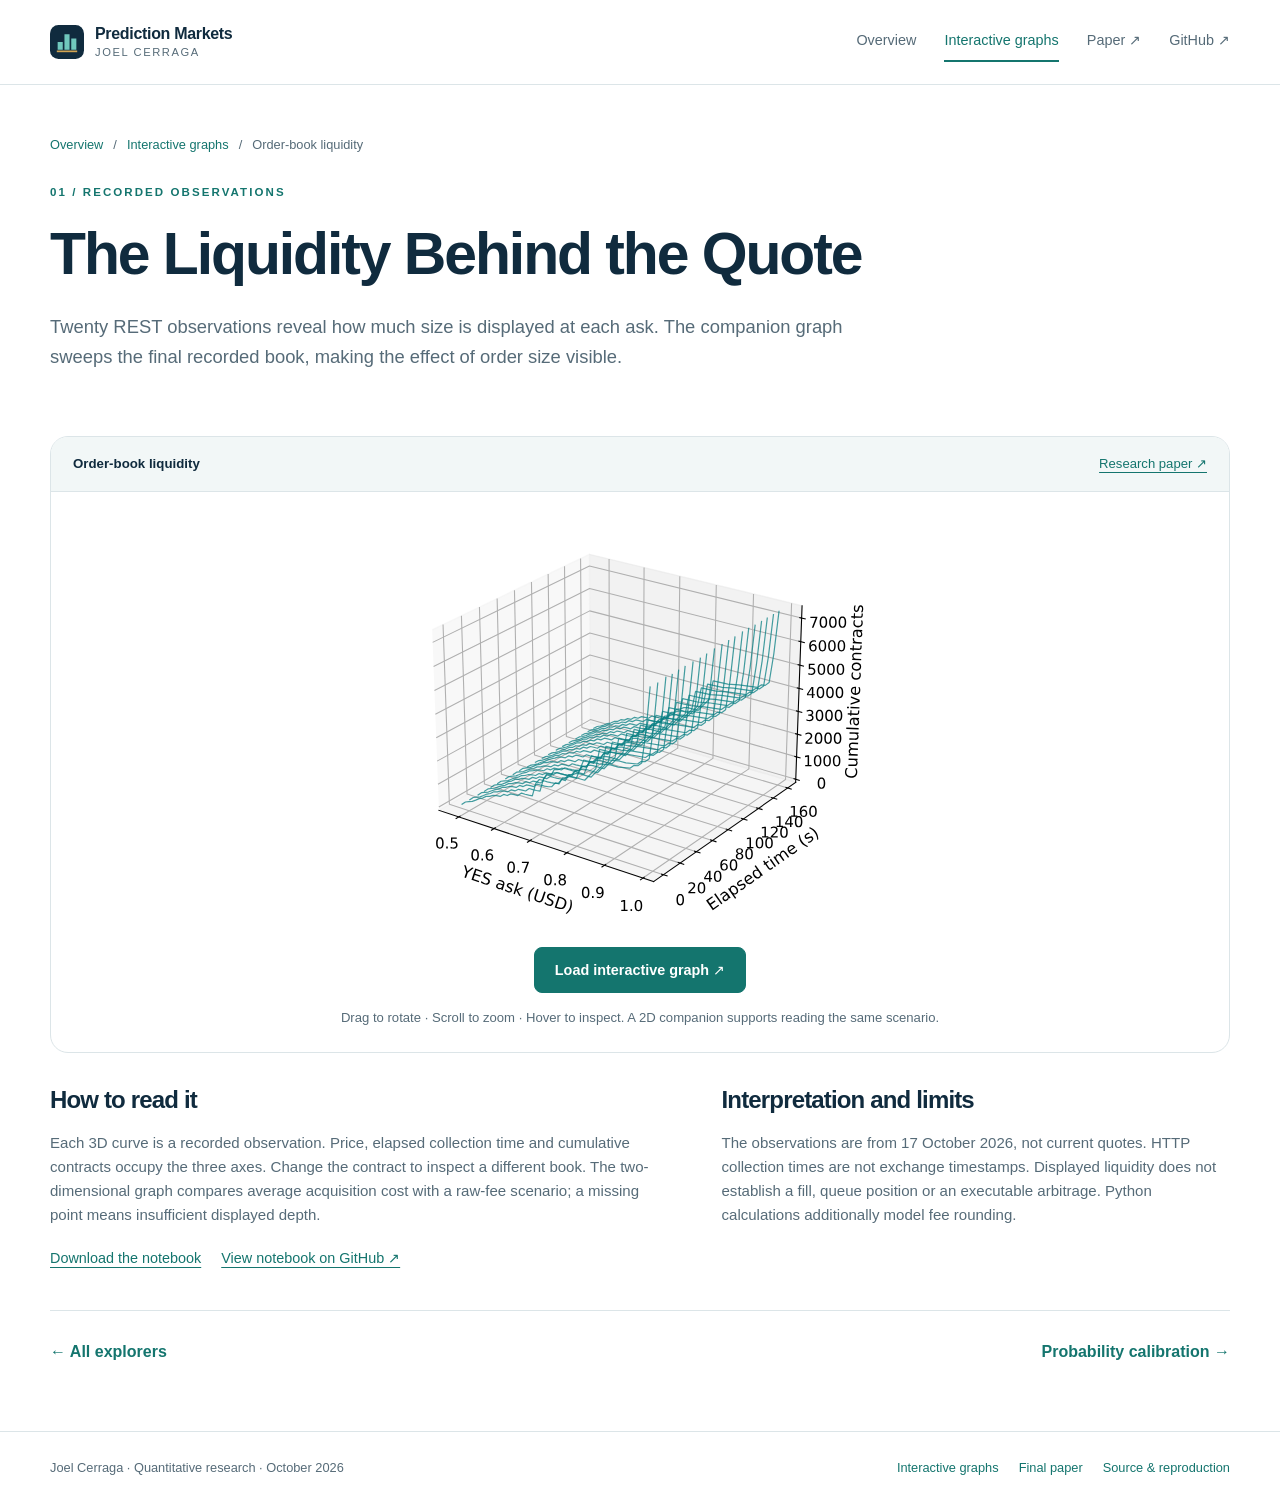
<file: explorers/liquidity/index.html>
<!doctype html><html lang="en-GB"><head><meta charset="utf-8"><meta name="viewport" content="width=device-width,initial-scale=1">
<title>The Liquidity Behind the Quote | Joel Cerraga</title><meta name="description" content="Follow displayed ask-side depth through a short observation window, then compare the cost of different order sizes."><meta name="author" content="Joel Cerraga"><meta name="theme-color" content="#102b3e">
<link rel="canonical" href="https://joelcerraga.github.io/Kalshi-Mispricing-Arbitrage/explorers/liquidity/"><meta property="og:type" content="website"><meta property="og:site_name" content="Prediction Market Research"><meta property="og:title" content="The Liquidity Behind the Quote"><meta property="og:description" content="Follow displayed ask-side depth through a short observation window, then compare the cost of different order sizes."><meta property="og:url" content="https://joelcerraga.github.io/Kalshi-Mispricing-Arbitrage/explorers/liquidity/"><meta property="og:image" content="https://joelcerraga.github.io/Kalshi-Mispricing-Arbitrage/assets/thumbnails/probability-in-motion.jpg"><meta property="og:image:secure_url" content="https://joelcerraga.github.io/Kalshi-Mispricing-Arbitrage/assets/thumbnails/probability-in-motion.jpg"><meta property="og:image:type" content="image/jpeg"><meta property="og:image:width" content="1774"><meta property="og:image:height" content="887"><meta property="og:image:alt" content="The Liquidity Behind the Quote by Joel Cerraga: conceptual teal geometry on white">
<meta name="twitter:card" content="summary_large_image"><meta name="twitter:title" content="The Liquidity Behind the Quote"><meta name="twitter:description" content="Follow displayed ask-side depth through a short observation window, then compare the cost of different order sizes."><meta name="twitter:image" content="https://joelcerraga.github.io/Kalshi-Mispricing-Arbitrage/assets/thumbnails/probability-in-motion.jpg"><meta name="twitter:image:alt" content="The Liquidity Behind the Quote by Joel Cerraga">
<link rel="icon" type="image/svg+xml" href="../../assets/favicon.svg"><link rel="stylesheet" href="../../assets/site.css"><link rel="stylesheet" href="../../assets/research.css?v=20261018.2"><script src="../../assets/site.js" defer></script></head><body data-explorer="book"><a class="skip-link" href="#main">Skip to content</a>
<header class="site-header"><div class="wrap nav-inner"><a class="brand" href="../../index.html"><img class="brand-mark" src="../../assets/favicon.svg" width="34" height="34" alt=""><span>Prediction Markets<small>Joel Cerraga</small></span></a><button class="nav-toggle" type="button" aria-controls="site-nav" aria-expanded="false">Menu</button><nav class="nav-links" id="site-nav" aria-label="Main navigation"><a href="../../index.html" >Overview</a><a href="../../explorers/" aria-current="page">Interactive graphs</a><a href="../../paper/final/Kalshi-Mispricing-and-Arbitrage-Final-Paper.pdf">Paper ↗</a><a href="https://github.com/joelcerraga/Kalshi-Mispricing-Arbitrage">GitHub ↗</a></nav></div></header><main id="main">
<section class="page-intro"><div class="wrap"><p class="breadcrumb"><a href="../../index.html">Overview</a><span>/</span><a href="../">Interactive graphs</a><span>/</span>Order-book liquidity</p><p class="eyebrow">01 / Recorded observations</p><h1>The Liquidity Behind the Quote</h1><p class="lede">Twenty REST observations reveal how much size is displayed at each ask. The companion graph sweeps the final recorded book, making the effect of order size visible.</p></div></section>
<section class="section explorer-section"><div class="wrap"><div class="viewer"><div class="viewer-toolbar"><strong>Order-book liquidity</strong><a href="../../paper/final/Kalshi-Mispricing-and-Arbitrage-Final-Paper.pdf">Research paper ↗</a></div><div class="preview-stage" id="preview-stage"><img src="../../assets/previews/liquidity.svg" width="660" height="460" alt="Static scientific preview of order-book liquidity"><button type="button" class="button" id="load-interactive" data-prefix="../../">Load interactive graph ↗</button><p>Drag to rotate · Scroll to zoom · Hover to inspect. A 2D companion supports reading the same scenario.</p></div><p class="loading-status" id="interactive-status" role="status" aria-live="polite"></p><div id="interactive-panel" class="interactive-panel" hidden><div class="controls"><label class="control" id="ticker-control">Recorded contract<select id="ticker"></select></label><label class="control" id="event-control" hidden>Historical noon event<select id="event"></select></label><label class="control" id="temperature-control" hidden>Calibration temperature: <span id="temperature-value">1.00</span><input id="temperature" type="range" min="0.25" max="4" step="0.05" value="1"></label><label class="control" id="discount-control" hidden>Gross basket discount: <span id="discount-value">10%</span><input id="discount" type="range" min="0" max="0.15" step="0.005" value="0.1"></label><label class="control" id="legs-control" hidden>Number of legs<select id="legs"><option>2</option><option>3</option><option>4</option><option selected>6</option><option>8</option></select></label></div><div class="stats" id="stats" aria-live="polite"></div><div class="plot-grid"><section class="plot-card"><div id="plot3d" class="plot" role="img" aria-label="Interactive three-dimensional research plot"></div><p class="caption" id="caption3d"></p></section><section class="plot-card"><div id="plot2d" class="plot" role="img" aria-label="Two-dimensional companion plot"></div><p class="caption" id="caption2d"></p></section></div><div class="note" id="note"></div><div class="tools"><button id="reset" type="button" class="button secondary">Reset view</button><button id="download" type="button" class="button secondary">Download plotted data (CSV)</button></div></div></div>
<div class="read-grid"><section><h2>How to read it</h2><p>Each 3D curve is a recorded observation. Price, elapsed collection time and cumulative contracts occupy the three axes. Change the contract to inspect a different book. The two-dimensional graph compares average acquisition cost with a raw-fee scenario; a missing point means insufficient displayed depth.</p><div class="detail-links"><a href="../../notebooks/02_order_books_fees_and_liquidity.ipynb">Download the notebook</a><a href="https://github.com/joelcerraga/Kalshi-Mispricing-Arbitrage/blob/main/notebooks/02_order_books_fees_and_liquidity.ipynb">View notebook on GitHub ↗</a></div></section><section><h2>Interpretation and limits</h2><p>The observations are from 17 October 2026, not current quotes. HTTP collection times are not exchange timestamps. Displayed liquidity does not establish a fill, queue position or an executable arbitrage. Python calculations additionally model fee rounding.</p></section></div><div class="next-explorer"><a href="../">← All explorers</a><a href="../probability/">Probability calibration →</a></div></div></section><script src="../../assets/load-explorer.js?v=20261018.2" defer></script></main><footer class="site-footer"><div class="wrap footer-inner"><p>Joel Cerraga · Quantitative research · October 2026</p><div class="footer-links"><a href="../../explorers/">Interactive graphs</a><a href="../../paper/final/Kalshi-Mispricing-and-Arbitrage-Final-Paper.pdf">Final paper</a><a href="https://github.com/joelcerraga/Kalshi-Mispricing-Arbitrage">Source &amp; reproduction</a></div></div></footer></body></html>
</file>
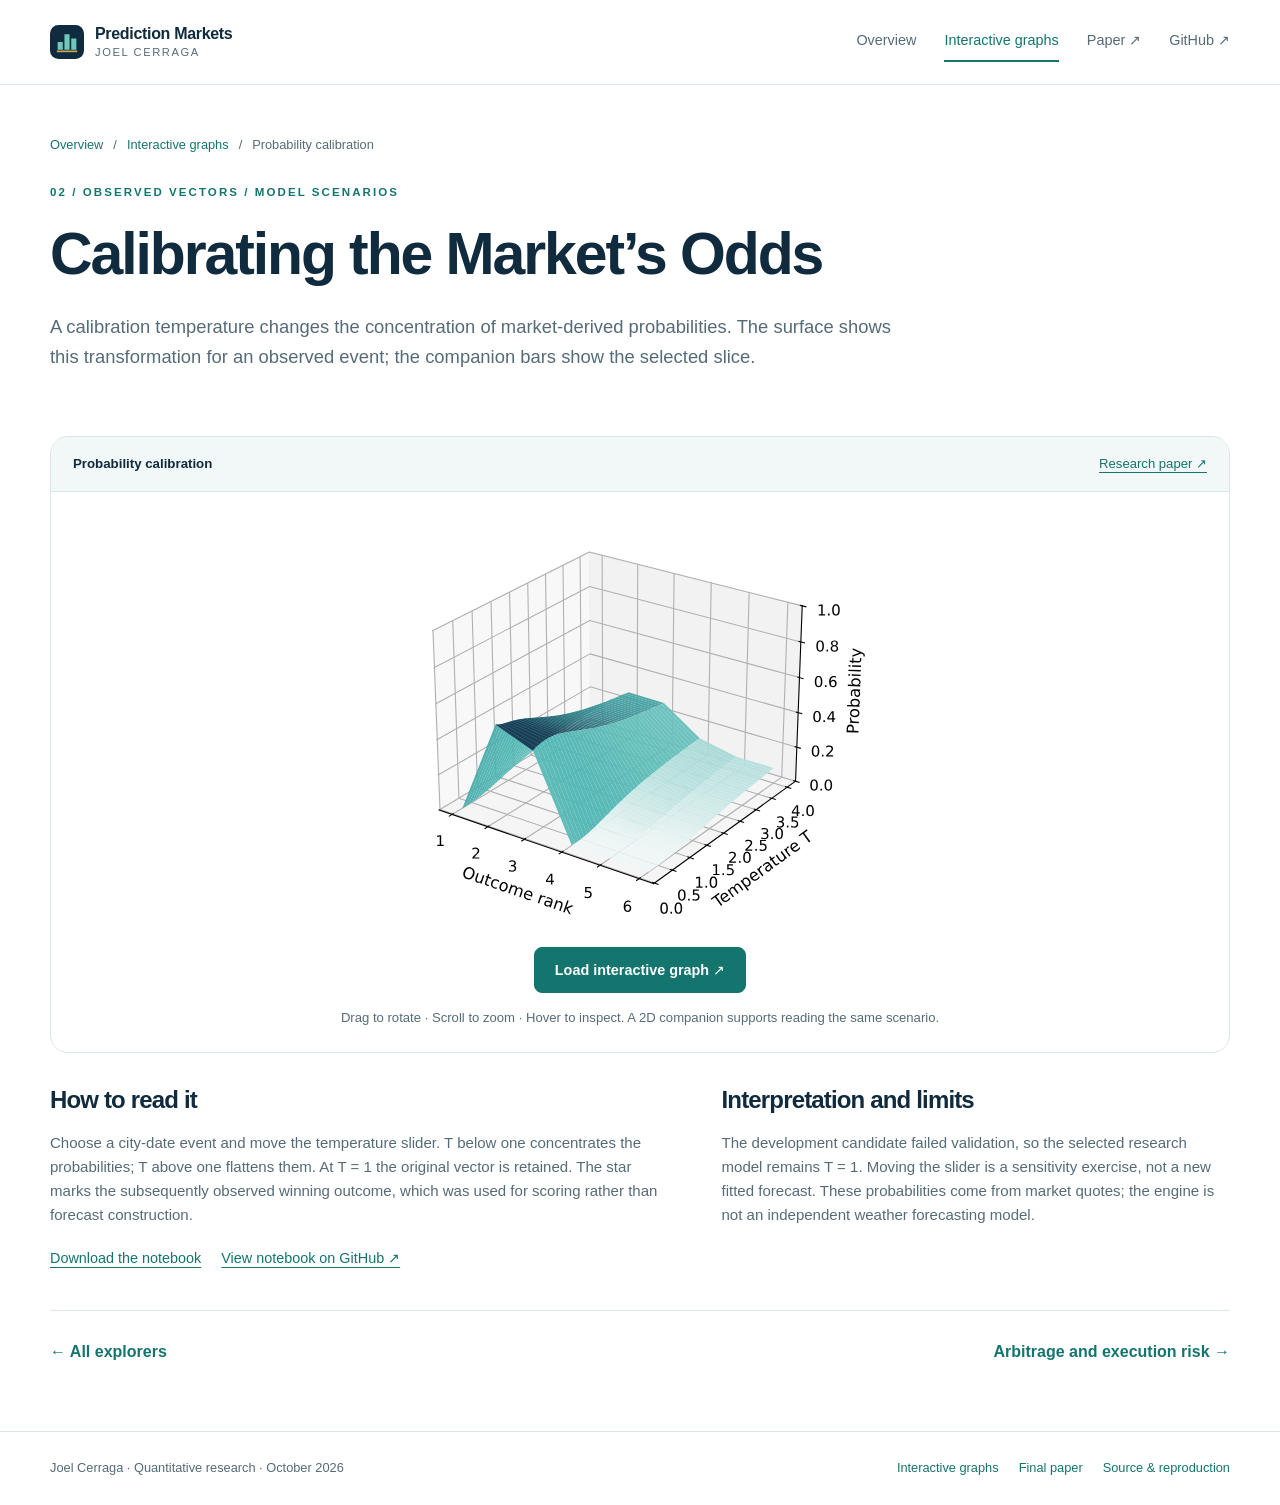
<file: explorers/probability/index.html>
<!doctype html><html lang="en-GB"><head><meta charset="utf-8"><meta name="viewport" content="width=device-width,initial-scale=1">
<title>Calibrating the Market’s Odds | Joel Cerraga</title><meta name="description" content="Change the temperature of a six-outcome probability vector and compare its shape with the market-derived baseline."><meta name="author" content="Joel Cerraga"><meta name="theme-color" content="#102b3e">
<link rel="canonical" href="https://joelcerraga.github.io/Kalshi-Mispricing-Arbitrage/explorers/probability/"><meta property="og:type" content="website"><meta property="og:site_name" content="Prediction Market Research"><meta property="og:title" content="Calibrating the Market’s Odds"><meta property="og:description" content="Change the temperature of a six-outcome probability vector and compare its shape with the market-derived baseline."><meta property="og:url" content="https://joelcerraga.github.io/Kalshi-Mispricing-Arbitrage/explorers/probability/"><meta property="og:image" content="https://joelcerraga.github.io/Kalshi-Mispricing-Arbitrage/assets/thumbnails/probability-in-motion.jpg"><meta property="og:image:secure_url" content="https://joelcerraga.github.io/Kalshi-Mispricing-Arbitrage/assets/thumbnails/probability-in-motion.jpg"><meta property="og:image:type" content="image/jpeg"><meta property="og:image:width" content="1774"><meta property="og:image:height" content="887"><meta property="og:image:alt" content="Calibrating the Market’s Odds by Joel Cerraga: conceptual teal geometry on white">
<meta name="twitter:card" content="summary_large_image"><meta name="twitter:title" content="Calibrating the Market’s Odds"><meta name="twitter:description" content="Change the temperature of a six-outcome probability vector and compare its shape with the market-derived baseline."><meta name="twitter:image" content="https://joelcerraga.github.io/Kalshi-Mispricing-Arbitrage/assets/thumbnails/probability-in-motion.jpg"><meta name="twitter:image:alt" content="Calibrating the Market’s Odds by Joel Cerraga">
<link rel="icon" type="image/svg+xml" href="../../assets/favicon.svg"><link rel="stylesheet" href="../../assets/site.css"><link rel="stylesheet" href="../../assets/research.css?v=20261018.2"><script src="../../assets/site.js" defer></script></head><body data-explorer="probability"><a class="skip-link" href="#main">Skip to content</a>
<header class="site-header"><div class="wrap nav-inner"><a class="brand" href="../../index.html"><img class="brand-mark" src="../../assets/favicon.svg" width="34" height="34" alt=""><span>Prediction Markets<small>Joel Cerraga</small></span></a><button class="nav-toggle" type="button" aria-controls="site-nav" aria-expanded="false">Menu</button><nav class="nav-links" id="site-nav" aria-label="Main navigation"><a href="../../index.html" >Overview</a><a href="../../explorers/" aria-current="page">Interactive graphs</a><a href="../../paper/final/Kalshi-Mispricing-and-Arbitrage-Final-Paper.pdf">Paper ↗</a><a href="https://github.com/joelcerraga/Kalshi-Mispricing-Arbitrage">GitHub ↗</a></nav></div></header><main id="main">
<section class="page-intro"><div class="wrap"><p class="breadcrumb"><a href="../../index.html">Overview</a><span>/</span><a href="../">Interactive graphs</a><span>/</span>Probability calibration</p><p class="eyebrow">02 / Observed vectors / model scenarios</p><h1>Calibrating the Market’s Odds</h1><p class="lede">A calibration temperature changes the concentration of market-derived probabilities. The surface shows this transformation for an observed event; the companion bars show the selected slice.</p></div></section>
<section class="section explorer-section"><div class="wrap"><div class="viewer"><div class="viewer-toolbar"><strong>Probability calibration</strong><a href="../../paper/final/Kalshi-Mispricing-and-Arbitrage-Final-Paper.pdf">Research paper ↗</a></div><div class="preview-stage" id="preview-stage"><img src="../../assets/previews/probability.svg" width="660" height="460" alt="Static scientific preview of probability calibration"><button type="button" class="button" id="load-interactive" data-prefix="../../">Load interactive graph ↗</button><p>Drag to rotate · Scroll to zoom · Hover to inspect. A 2D companion supports reading the same scenario.</p></div><p class="loading-status" id="interactive-status" role="status" aria-live="polite"></p><div id="interactive-panel" class="interactive-panel" hidden><div class="controls"><label class="control" id="ticker-control">Recorded contract<select id="ticker"></select></label><label class="control" id="event-control" hidden>Historical noon event<select id="event"></select></label><label class="control" id="temperature-control" hidden>Calibration temperature: <span id="temperature-value">1.00</span><input id="temperature" type="range" min="0.25" max="4" step="0.05" value="1"></label><label class="control" id="discount-control" hidden>Gross basket discount: <span id="discount-value">10%</span><input id="discount" type="range" min="0" max="0.15" step="0.005" value="0.1"></label><label class="control" id="legs-control" hidden>Number of legs<select id="legs"><option>2</option><option>3</option><option>4</option><option selected>6</option><option>8</option></select></label></div><div class="stats" id="stats" aria-live="polite"></div><div class="plot-grid"><section class="plot-card"><div id="plot3d" class="plot" role="img" aria-label="Interactive three-dimensional research plot"></div><p class="caption" id="caption3d"></p></section><section class="plot-card"><div id="plot2d" class="plot" role="img" aria-label="Two-dimensional companion plot"></div><p class="caption" id="caption2d"></p></section></div><div class="note" id="note"></div><div class="tools"><button id="reset" type="button" class="button secondary">Reset view</button><button id="download" type="button" class="button secondary">Download plotted data (CSV)</button></div></div></div>
<div class="read-grid"><section><h2>How to read it</h2><p>Choose a city-date event and move the temperature slider. T below one concentrates the probabilities; T above one flattens them. At T = 1 the original vector is retained. The star marks the subsequently observed winning outcome, which was used for scoring rather than forecast construction.</p><div class="detail-links"><a href="../../notebooks/04_probability_modelling_and_selection.ipynb">Download the notebook</a><a href="https://github.com/joelcerraga/Kalshi-Mispricing-Arbitrage/blob/main/notebooks/04_probability_modelling_and_selection.ipynb">View notebook on GitHub ↗</a></div></section><section><h2>Interpretation and limits</h2><p>The development candidate failed validation, so the selected research model remains T = 1. Moving the slider is a sensitivity exercise, not a new fitted forecast. These probabilities come from market quotes; the engine is not an independent weather forecasting model.</p></section></div><div class="next-explorer"><a href="../">← All explorers</a><a href="../execution/">Arbitrage and execution risk →</a></div></div></section><script src="../../assets/load-explorer.js?v=20261018.2" defer></script></main><footer class="site-footer"><div class="wrap footer-inner"><p>Joel Cerraga · Quantitative research · October 2026</p><div class="footer-links"><a href="../../explorers/">Interactive graphs</a><a href="../../paper/final/Kalshi-Mispricing-and-Arbitrage-Final-Paper.pdf">Final paper</a><a href="https://github.com/joelcerraga/Kalshi-Mispricing-Arbitrage">Source &amp; reproduction</a></div></div></footer></body></html>
</file>
<file: assets/site.css>
:root{--ink:#102b3e;--muted:#566b78;--teal:#14756e;--teal-dark:#105e59;--line:#dce5e8;--pale:#f2f7f7;--gold:#b68432;--white:#fff;--radius:18px;font-family:Arial,Helvetica,sans-serif;color:var(--ink);background:var(--white);font-synthesis:none}
*{box-sizing:border-box}html{scroll-behavior:smooth;scroll-padding-top:94px}body{margin:0;font-size:16px;line-height:1.6}img,svg{max-width:100%;height:auto}a{color:var(--teal);text-underline-offset:4px}a:hover{color:var(--ink)}button,a{-webkit-tap-highlight-color:transparent}button{font:inherit}a:focus-visible,button:focus-visible,summary:focus-visible{outline:3px solid var(--gold);outline-offset:5px}h1,h2,h3,p{margin-top:0}h1,h2,h3{line-height:1.1;letter-spacing:-.035em}h1{font-size:clamp(2.6rem,5.5vw,4.75rem);font-weight:700;margin-bottom:25px}h2{font-size:clamp(1.85rem,3.2vw,2.8rem);margin-bottom:18px}h3{font-size:1.4rem;margin-bottom:12px}p{margin-bottom:18px}small,.small{font-size:.85rem}strong{font-weight:700}.wrap{width:min(1180px,calc(100% - 64px));margin-inline:auto}.narrow{max-width:790px}.muted{color:var(--muted)}.skip-link{position:absolute;top:-70px;left:20px;z-index:99;background:var(--ink);color:#fff;padding:12px}.skip-link:focus{top:10px}
.site-header{border-bottom:1px solid var(--line);background:#fffffff5;position:relative;z-index:3}.nav-inner{min-height:84px;display:flex;justify-content:space-between;align-items:center;gap:28px}.brand{display:flex;align-items:center;gap:11px;text-decoration:none;color:var(--ink);font-weight:700;line-height:1.3;letter-spacing:-.02em}.brand-mark{height:34px;width:34px;flex-shrink:0}.brand small{display:block;color:var(--muted);font-size:.7rem;font-weight:400;letter-spacing:.14em;text-transform:uppercase}.nav-links{display:flex;align-items:center;gap:28px}.nav-links a{color:var(--muted);font-size:.9rem;text-decoration:none;padding:7px 0;border-bottom:2px solid transparent}.nav-links a:hover,.nav-links a[aria-current=page]{color:var(--teal);border-bottom-color:var(--teal)}.nav-toggle{display:none;background:white;border:1px solid var(--line);border-radius:8px;padding:8px 12px;color:var(--ink)}
.eyebrow{font-size:.72rem;font-weight:700;letter-spacing:.18em;text-transform:uppercase;color:var(--teal);margin-bottom:20px}.hero{padding:72px 0 58px}.hero-grid{display:grid;grid-template-columns:1fr 1fr;gap:45px;align-items:center}.hero-copy{max-width:590px}.lede{font-size:1.15rem;color:var(--muted);line-height:1.65;max-width:660px}.hero h1 span{color:var(--teal)}.hero-visual{position:relative;background:var(--pale);border:1px solid var(--line);border-radius:var(--radius);overflow:hidden}.hero-visual img{display:block;width:100%;background:#fff}.visual-label{display:flex;justify-content:space-between;gap:10px;padding:14px 19px;border-top:1px solid var(--line);font-size:.72rem;color:var(--muted)}.hero-note{color:var(--muted);font-size:.85rem;margin:24px 0 0}.button-row{display:flex;flex-wrap:wrap;gap:12px;margin-top:26px}.button{display:inline-flex;align-items:center;justify-content:center;gap:12px;padding:12px 20px;border-radius:8px;border:1px solid var(--teal);background:var(--teal);color:#fff;font-size:.9rem;font-weight:700;text-decoration:none;cursor:pointer;line-height:1.4;transition:background .15s,transform .15s}.button:hover{color:#fff;background:var(--teal-dark);transform:translateY(-1px)}.button.secondary{color:var(--ink);background:#fff;border-color:var(--line)}.button.secondary:hover{background:var(--pale)}.text-link{font-weight:700;text-decoration:none}.text-link span{margin-left:8px}.stat-strip{display:grid;grid-template-columns:repeat(4,1fr);border-top:1px solid var(--line);border-bottom:1px solid var(--line);padding:26px 0}.stat{padding:0 25px;border-left:1px solid var(--line)}.stat:first-child{padding-left:0;border:0}.stat strong{font-size:2rem;line-height:1.2;display:block;letter-spacing:-.035em}.stat span{display:block;color:var(--muted);font-size:.85rem;margin-top:7px}
.section{padding:66px 0}.section-heading{display:flex;justify-content:space-between;align-items:end;gap:25px;margin-bottom:29px}.section-heading h2{margin-bottom:0}.section-heading>p{max-width:390px;color:var(--muted);margin:0}.section.tinted{background:var(--pale);border-block:1px solid var(--line)}.question-grid{display:grid;grid-template-columns:.85fr 1.15fr;gap:65px}.question-grid p{color:var(--muted)}.method-list{display:grid;gap:22px}.method-item{display:grid;grid-template-columns:35px 1fr;gap:14px;padding-bottom:20px;border-bottom:1px solid var(--line)}.method-item:last-child{border:0;padding:0}.method-num{font-size:.8rem;letter-spacing:.08em;color:var(--teal);padding-top:4px}.method-item h3{font-size:1.17rem;letter-spacing:-.01em;margin-bottom:7px}.method-item p{font-size:.95rem;margin:0}.result-box{padding:32px;border:1px solid var(--line);border-radius:var(--radius);background:white}.result-box h3{font-size:1.5rem}.result-numbers{display:grid;grid-template-columns:1fr 1fr;gap:24px;margin:26px 0}.result-number{border-left:3px solid var(--teal);padding-left:16px}.result-number:first-child{border-left-color:#6e889a}.result-number strong{display:block;font-size:2.4rem;font-weight:700;letter-spacing:-.05em;line-height:1.2}.result-number span{font-size:.85rem;color:var(--muted)}.result-note{background:var(--pale);border-left:3px solid var(--gold);padding:15px 18px;font-size:.9rem;color:var(--ink);margin-bottom:20px}.plot-figure{margin:30px 0 0}.plot-figure img{display:block;width:100%;border:1px solid var(--line);border-radius:10px;background:#fff}.plot-figure figcaption{font-size:.85rem;color:var(--muted);text-align:center;margin-top:14px}.card-grid{display:grid;grid-template-columns:repeat(2,minmax(0,1fr));gap:24px}.graph-card{display:flex;flex-direction:column;border:1px solid var(--line);border-radius:var(--radius);text-decoration:none;overflow:hidden;background:#fff;color:var(--ink);transition:transform .18s,border-color .18s,box-shadow .18s}.graph-card:hover{transform:translateY(-4px);border-color:#9bbcb8;box-shadow:0 12px 30px #102b3e0a}.card-image{position:relative;aspect-ratio:1.72;background:#f8fbfb;overflow:hidden;border-bottom:1px solid var(--line)}.card-image img{display:block;width:100%;height:100%;object-fit:contain}.card-tag{position:absolute;top:14px;left:16px;background:#ffffffeb;border:1px solid var(--line);border-radius:25px;color:var(--teal);font-size:.67rem;letter-spacing:.08em;padding:4px 9px;font-weight:700}.card-body{padding:25px 27px;display:flex;flex-direction:column;flex:1}.card-meta{font-size:.71rem;color:var(--teal);text-transform:uppercase;letter-spacing:.1em;margin-bottom:12px}.card-body h3{font-size:1.55rem;margin-bottom:12px}.card-body p{color:var(--muted);font-size:.95rem;flex:1}.card-bottom{display:flex;justify-content:space-between;align-items:center;border-top:1px solid var(--line);padding-top:16px;font-size:.84rem;color:var(--teal);font-weight:700}.card-bottom span:last-child{font-size:1.3rem;line-height:1}.resource-grid{display:grid;grid-template-columns:repeat(3,1fr);gap:24px}.resource{border-top:2px solid var(--teal);padding-top:19px}.resource h3{font-size:1.17rem}.resource p{font-size:.9rem;color:var(--muted)}.resource a{font-size:.9rem;font-weight:700}.callout{padding:22px 26px;border:1px solid var(--line);border-left:3px solid var(--gold);border-radius:0 10px 10px 0;color:var(--muted);font-size:.92rem;background:#fff}.callout p:last-child{margin-bottom:0}.references{font-size:.86rem;color:var(--muted);overflow-wrap:anywhere}.references h2{font-size:1.4rem}.references p{margin-bottom:14px}.site-footer{border-top:1px solid var(--line);padding:26px 0;color:var(--muted);font-size:.8rem}.footer-inner{display:flex;justify-content:space-between;gap:25px}.footer-inner p{margin:0}.footer-links{display:flex;gap:20px;flex-wrap:wrap}.footer-links a{text-decoration:none}.breadcrumb{font-size:.8rem;color:var(--muted);margin-bottom:28px}.breadcrumb a{text-decoration:none}.breadcrumb span{margin:0 10px}.page-intro{padding:50px 0 36px}.page-intro h1{max-width:850px;font-size:clamp(2.4rem,4.6vw,3.75rem)}.page-intro .lede{max-width:850px}.tag-row{display:flex;flex-wrap:wrap;gap:10px;margin-top:24px}.tag{font-size:.74rem;border:1px solid var(--line);padding:6px 12px;border-radius:22px;color:var(--muted)}.viewer{border:1px solid var(--line);border-radius:var(--radius);overflow:hidden;background:white}.viewer-toolbar{display:flex;justify-content:space-between;align-items:center;gap:16px;padding:16px 22px;border-bottom:1px solid var(--line);background:var(--pale);font-size:.85rem}.viewer-toolbar strong{font-size:.83rem}.viewer-toolbar a{font-size:.82rem}.preview-stage{position:relative;padding:15px 20px 24px;text-align:center}.preview-stage img{width:100%;max-width:900px;display:block;margin:auto}.preview-stage .button{margin-top:-12px;position:relative}.preview-stage p{font-size:.82rem;color:var(--muted);margin:14px 0 0}.viewer-scroll{overflow-x:auto}.viewer-frame{display:block;width:100%;min-width:850px;height:805px;border:0;background:#fff}.viewer-frame[hidden],.preview-stage[hidden]{display:none}.loading-status{padding:12px 22px;font-size:.84rem;color:var(--muted);margin:0}.loading-status:empty{display:none}.read-grid{display:grid;grid-template-columns:1.1fr .9fr;gap:50px;margin-top:34px}.read-grid h2{font-size:1.5rem}.read-grid p,.read-grid li{color:var(--muted);font-size:.94rem}.read-grid ul{padding-left:19px}.read-grid li{margin-bottom:10px}.detail-links{display:flex;gap:20px;flex-wrap:wrap;margin-top:20px;font-size:.9rem}.next-explorer{display:flex;justify-content:space-between;gap:20px;border-top:1px solid var(--line);padding-top:28px;margin-top:40px}.next-explorer a{text-decoration:none;font-weight:700}.graph-hint{font-size:.83rem;color:var(--muted);margin-top:14px}.catalog-intro{display:grid;grid-template-columns:1.1fr .9fr;gap:50px;align-items:center}.catalog-intro img{border:1px solid var(--line);border-radius:12px;display:block}.catalog-intro h1{font-size:clamp(2.8rem,5vw,4.4rem)}
@media(max-width:900px){.wrap{width:min(100% - 40px,1180px)}.hero{padding-top:46px}.hero-grid{gap:25px}.hero h1{font-size:3.2rem}.hero-visual{margin-top:12px}.nav-links{gap:18px}.question-grid{gap:30px}.resource-grid{gap:18px}.catalog-intro{gap:25px}.card-body{padding:22px}.read-grid{gap:25px}.section{padding:48px 0}}
@media(max-width:680px){.wrap{width:calc(100% - 36px)}.nav-inner{min-height:74px;flex-wrap:wrap;gap:0}.brand{font-size:.9rem}.brand small{font-size:.63rem}.nav-toggle{display:block}.nav-links{width:100%;display:flex;justify-content:flex-start;gap:20px;flex-wrap:wrap;padding-bottom:14px}.js .nav-links{display:none}.js .nav-links.open{display:flex}.hero{padding:38px 0}.hero-grid,.question-grid,.read-grid,.catalog-intro{grid-template-columns:1fr;gap:30px}.hero h1{font-size:clamp(2.6rem,9.7vw,3.7rem)}.lede{font-size:1.05rem}.hero-visual{margin:0}.stat-strip{grid-template-columns:1fr 1fr;gap:24px 0;padding:24px 0}.stat{padding:0 18px}.stat:nth-child(3){border-left:0;padding-left:0}.stat strong{font-size:1.7rem}.section-heading{display:block}.section-heading>p{margin-top:14px}.card-grid,.resource-grid{grid-template-columns:1fr}.result-box{padding:24px}.result-number strong{font-size:2.1rem}.result-numbers{gap:15px}.card-image{aspect-ratio:1.65}.resource-grid{gap:32px}.footer-inner{flex-direction:column;gap:13px}.page-intro{padding-top:32px}.page-intro h1{font-size:2.6rem}.viewer-toolbar{align-items:flex-start;padding:14px 16px}.viewer-toolbar a{white-space:nowrap}.preview-stage{padding:4px 12px 22px}.viewer-frame{height:805px}.read-grid{margin-top:28px}.next-explorer{font-size:.86rem}.catalog-intro img{max-width:500px}.visual-label{font-size:.65rem;padding:12px}.button{padding:12px 17px}.references{font-size:.83rem}}
@media(prefers-reduced-motion:reduce){html{scroll-behavior:auto}*,*::before,*::after{transition:none!important;animation:none!important}}
</file>
<file: assets/research.css>
.teal{color:var(--teal)}.hero-visual{margin:0}.card-grid.three{grid-template-columns:repeat(3,minmax(0,1fr))}.card-grid.three .card-body{padding:23px}.card-grid.three h3{font-size:1.4rem}.card-grid.three .card-image{aspect-ratio:1.45}.card-grid.three .card-image img{padding:17px 0 0}.card-tag{font-size:.61rem;top:9px;left:10px}.explorer-section{padding-top:10px}.preview-stage img{max-height:450px;object-fit:contain}.interactive-panel{padding:23px}.controls{display:flex;flex-wrap:wrap;gap:18px;align-items:end;margin-bottom:20px}.control{display:flex;flex-direction:column;gap:7px;font-size:.8rem;font-weight:700;max-width:100%}.control select{max-width:100%;padding:10px;border:1px solid var(--line);border-radius:7px;background:#fff;color:var(--ink);font:inherit}.control input{accent-color:var(--teal);min-width:210px}.stats{display:grid;grid-template-columns:repeat(3,1fr);gap:12px;margin:20px 0}.stats .stat{border:1px solid var(--line);padding:16px;border-radius:10px}.stats .stat strong{font-size:1.6rem}.stats .stat span{font-size:.76rem}.plot-grid{display:grid;grid-template-columns:1.2fr 1fr;gap:20px}.plot-card{border:1px solid var(--line);border-radius:12px;padding:8px;min-width:0}.plot{height:460px;width:100%;min-width:0}.caption{text-align:center;font-size:.8rem;line-height:1.6;color:var(--muted);margin:10px auto;max-width:94%}.note{padding:16px 18px;border-left:3px solid var(--teal);background:var(--pale);line-height:1.65;margin:20px 0;font-size:.86rem}.tools{display:flex;gap:10px;flex-wrap:wrap;margin-top:16px}.table-scroll{overflow-x:auto}.notebook-table{border-collapse:collapse;width:100%;font-size:.93rem}.notebook-table th,.notebook-table td{padding:16px 12px;text-align:left;border-bottom:1px solid var(--line)}.notebook-table th{color:var(--teal);background:var(--pale)}[hidden]{display:none!important}input:focus-visible,select:focus-visible{outline:3px solid var(--gold);outline-offset:3px}
@media(max-width:1000px){.card-grid.three{grid-template-columns:1fr}.card-grid.three .graph-card{display:grid;grid-template-columns:.8fr 1.2fr}.card-grid.three .card-image{height:100%;aspect-ratio:auto;border-right:1px solid var(--line);border-bottom:0}.plot-grid{grid-template-columns:1fr}.plot{height:440px}}
@media(max-width:680px){.card-grid.three .graph-card{display:flex}.card-grid.three .card-image{height:auto;aspect-ratio:1.5;border-right:0;border-bottom:1px solid var(--line)}.interactive-panel{padding:12px}.stats{grid-template-columns:1fr}.plot{height:380px}.plot-card{padding:2px}.controls{gap:16px}.control{width:100%}.control select{width:100%}.notebook-table{font-size:.8rem}.notebook-table td,.notebook-table th{padding:13px 8px}.tools .button{width:100%}}
.static-fallback{display:flex;flex-direction:column;justify-content:center;align-items:center;background:var(--pale);border-radius:8px;padding:15px}.static-fallback img{display:block;width:100%;height:calc(100% - 80px);object-fit:contain}.static-fallback p{font-size:.8rem;line-height:1.5;text-align:center;color:var(--muted);margin:10px 0 0;max-width:48ch}
</file>
